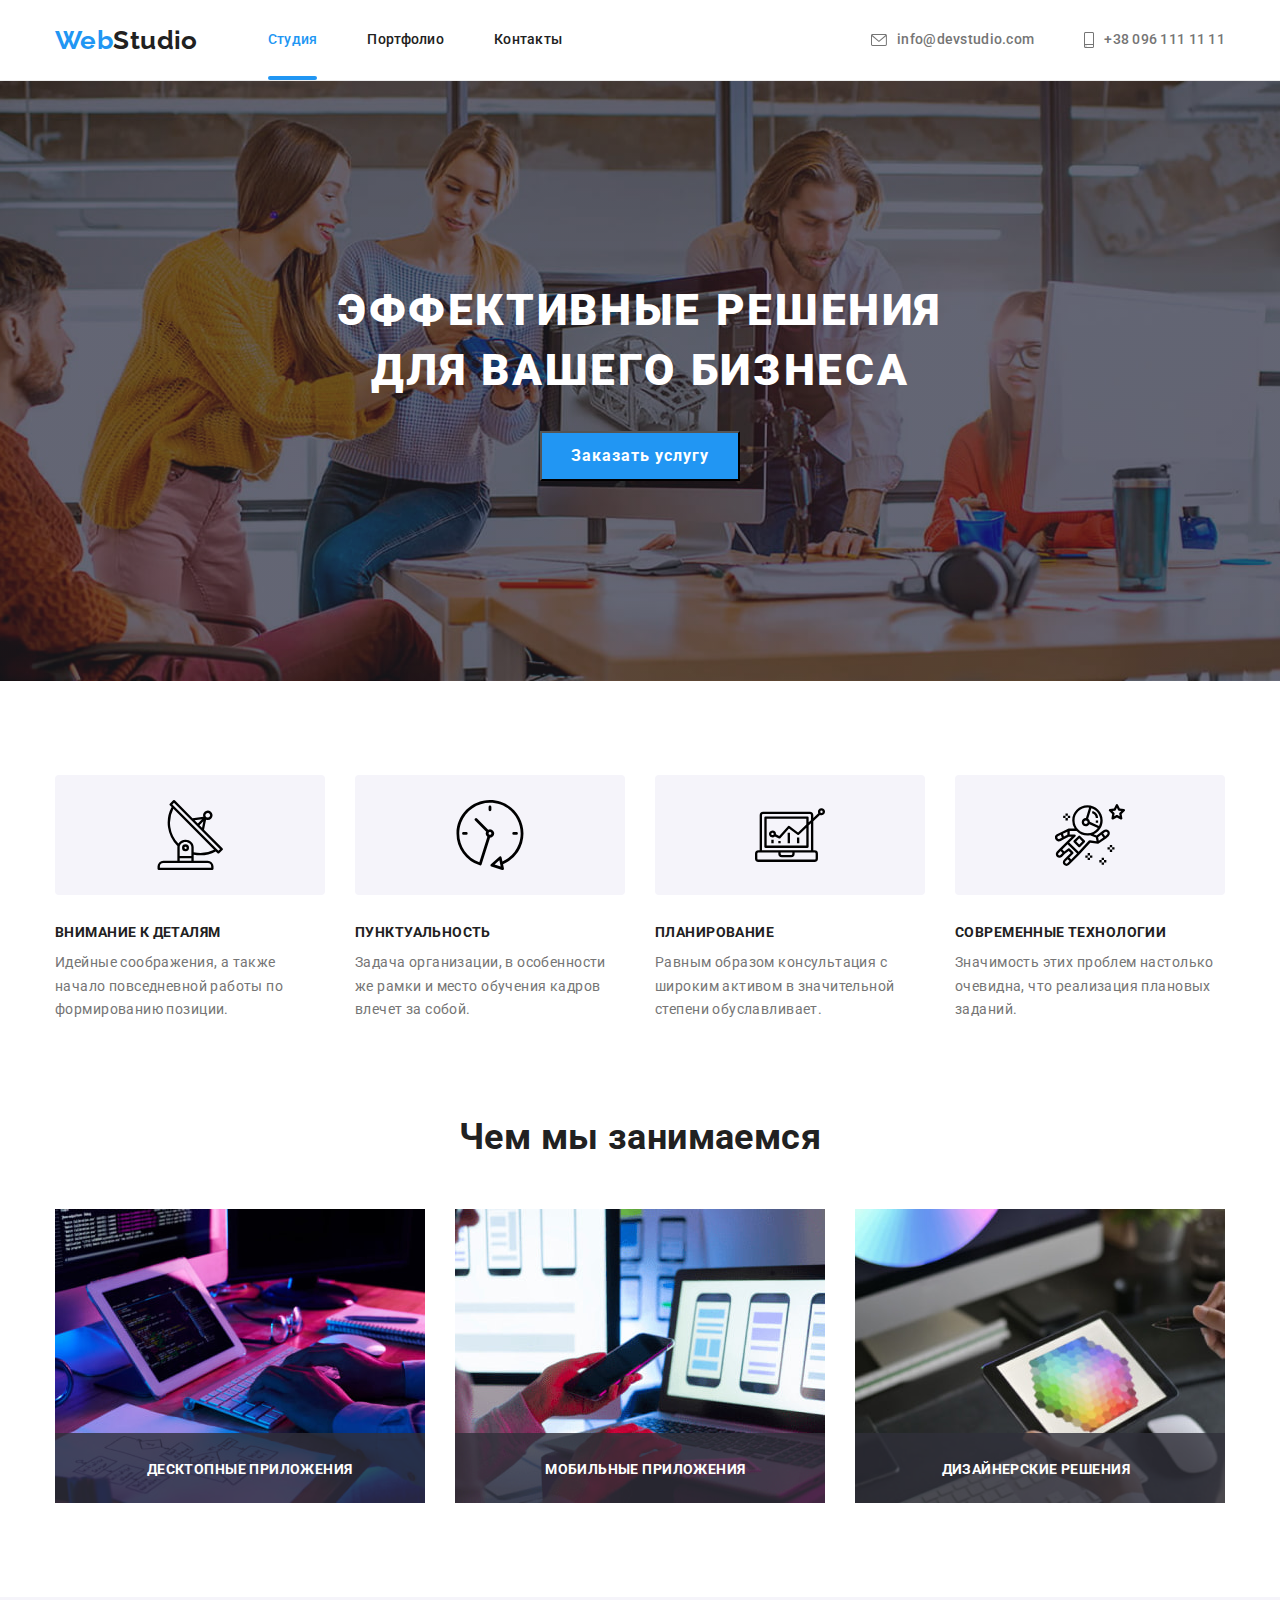
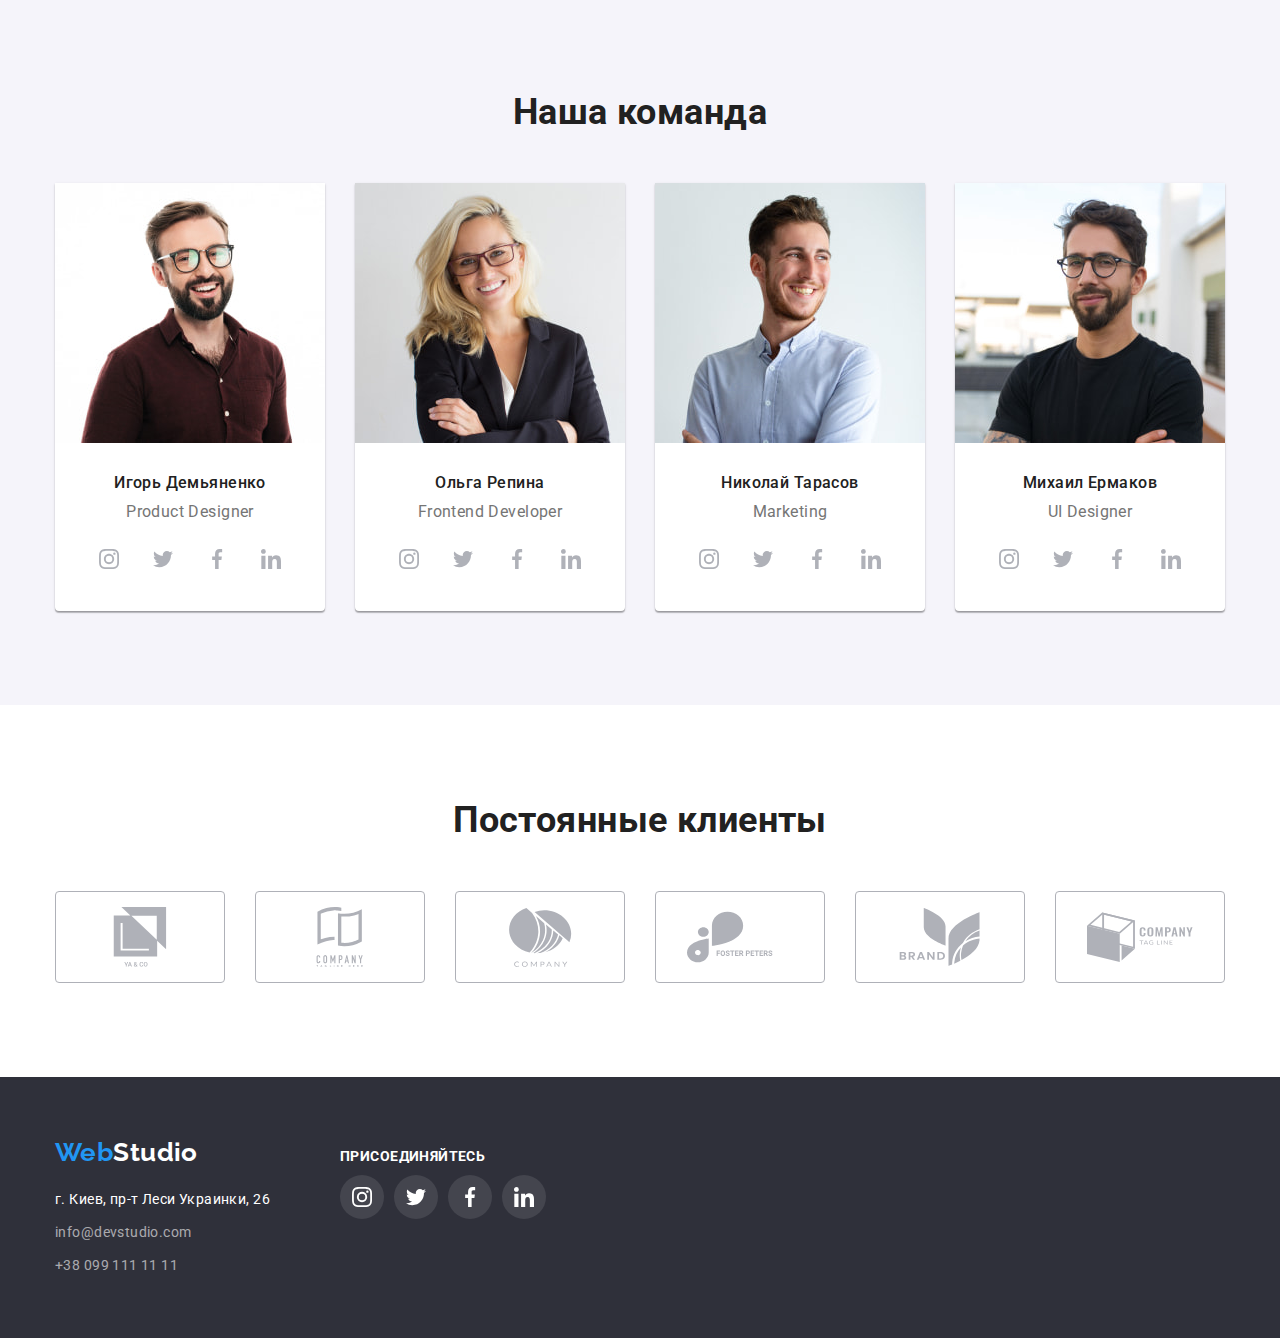
<file: index.html>
<!DOCTYPE html>
<html lang="ru">

<head>
  <meta charset="UTF-8">
  <meta http-equiv="X-UA-Compatible" content="IE=edge">
  <meta name="viewport" content="width=device-width, initial-scale=1.0">
  <title>WebStudio</title>
  <link rel="preconnect" href="https://fonts.googleapis.com">
  <link rel="preconnect" href="https://fonts.gstatic.com" crossorigin>
  <link href="https://fonts.googleapis.com/css2?family=Raleway:wght@700&family=Roboto:wght@400;500;700;900&display=swap"
    rel="stylesheet">
  <link rel="stylesheet" href="https://cdnjs.cloudflare.com/ajax/libs/modern-normalize/1.1.0/modern-normalize.min.css">
  <link rel="stylesheet" href="./css/styles.css">
</head>

<body>
  <!-- Шапака сайта -->
  <header class="header ">
    <div class="container container-nav">
      <nav class="navigation">
        <a class="logo" href="./index.html">Web<span class="logo-header">Studio</span></a>
        <ul class="list-force header-navigation">
          <li class="site-nav"><a class="link carent" href="./index.html">Студия</a></li>
          <li class="site-nav"><a class="link" href="./portfolio.html">Портфолио</a></li>
          <li class="site-nav"><a class="link" href="#Контакти">Контакты</a></li>
        </ul>
      </nav>
      <ul class="mail-nav">
        <li class="site-nav link-hover"><a class="force-contact link" href="mailto:info@devstudio.com"><svg
              class="svg-header" width="16" height="12">
              <use href="./images/sprite.svg#icon-envelope"></use>
            </svg> info@devstudio.com</a></li>
        <li class="site-nav"><a class="force-contact link" href="tel:+380961111111"><svg class="svg-header" width="10"
              height="16">
              <use href="./images/sprite.svg#icon-smartphone"></use>
            </svg> +38 096 111 11 11</a></li>
      </ul>
    </div>
  </header>
  <!-- мейн-контент -->
  <main>
    <section class="main-section section">
      <div class="container">
        <h1 class="main-title">Эффективные решения для вашего бизнеса</h1>
        <div class="conteiner-main-btn">
          <button class="main-btn" type="button" data-modal-open>Заказать услугу</button>
        </div>
        <div class="back-drop is-hidden" data-modal>
          <div class="model-wraper">
            <button class="btn-back-drop" type="button" data-modal-close>
              <svg class="svg-btn-close" width="11" height="11">
                <use href="./images/sprite.svg#icon-closed"></use>
              </svg>
            </button>
          </div>
        </div>
      </div>
    </section>
    <!-- особливості -->
    <section class="section section-specifics">
      <div class="container">
        <ul class="list list-specific">
          <li class="list-item">
            <div class="div-svg-specification"><svg class="icon-specification" width="70px" height="70px">
                <use href="./images/sprite.svg#icon-Group-4"></use>
              </svg></div>
            <h3 class="list-title">Внимание к деталям</h3>
            <p>
              Идейные соображения, а также начало повседневной работы по
              формированию позиции.
            </p>
          </li>
          <li class="list-item">
            <div class="div-svg-specification"><svg class="icon-specification" width="70px" height="70px">
                <use href="./images/sprite.svg#icon-clock"></use>
              </svg></div>

            <h3 class="list-title">Пунктуальность</h3>
            <p>
              Задача организации, в особенности же рамки и место обучения кадров
              влечет за собой.
            </p>
          </li>
          <li class="list-item">
            <div class="div-svg-specification"><svg class="icon-specification" width="70px" height="70px">
                <use href="./images/sprite.svg#icon-diagram"></use>
              </svg></div>
            <h3 class="list-title">Планирование</h3>
            <p>
              Равным образом консультация с широким активом в значительной
              степени обуславливает.
            </p>
          </li>
          <li class="list-item">
            <div class="div-svg-specification">
              <svg width="70px" height="70px">
                <use href="./images/sprite.svg#icon-astronaut"></use>
              </svg>
            </div>
            <h3 class="list-title">Современные технологии</h3>
            <p>
              Значимость этих проблем настолько очевидна, что реализация
              плановых заданий.
            </p>
          </li>
        </ul>
      </div>
    </section>
    <!-- Наші послуги -->
    <section class="section section-poslygi">
      <div class="container">
        <h2 class="poslygi-title">Чем мы занимаемся</h2>
        <ul class="list list-flex">
          <li class="list-li">
            <img class="img-link" src="./images/title/work.jpg" alt="фото-работи" width="370" />
            <p class="img-poslygi-title">Десктопные приложения</p>
          </li>
          <li class="list-li">
            <img class="img-link" src="./images/title/comp.jpg" alt="фото-разметки" width="370" />
            <p class="img-poslygi-title">Мобильные приложения</p>
          </li>
          <li class="list-li">
            <img class="img-link" src="./images/title/rscolor.jpg" alt="фото-растрових-цветов" width="370" />
            <p class="img-poslygi-title">Дизайнерские решения</p>
          </li>
        </ul>
      </div>
    </section>
    <!-- наша команда -->
    <section class="tim section section-tim">
      <div class="container">
        <h2 class="cmd-title">Наша команда</h2>
        <ul class="list list-flex">
          <li class="list-cmd">
            <img class="img-link" src="./images/title/ihor-dem.jpg" alt="фото-игорь" width="270" />
            <div class="tim-title">
              <h3 class="cmd-user">Игорь Демьяненко</h3>
              <p class="cmd-prof">Product Designer</p>
              <ul class="socials-item">
                <li class="svg-item">
                  <a class="link-svg" href="https://www.instagram.com/" target="_blank" aria-label="иконка instagram"
                    rel="noopener norefferer">
                    <svg class="socials-svg" width="20" height="20">
                      <use href="./images/sprite.svg#icon-instagram"></use>
                    </svg>
                  </a>
                </li>
                <li class="svg-item">
                  <a class="link-svg" href="https://twitter.com/" aria-label="иконка twitter" target="_blank"
                    rel="noopener norefferer">
                    <svg class="socials-svg" width="20" height="20">
                      <use href="./images/sprite.svg#icon-twitter"></use>
                    </svg>
                  </a>
                </li>
                <li class="svg-item">
                  <a class="link-svg" href="https://www.facebook.com/" aria-label="иконка facebook" target="_blank"
                    rel="noopener norefferer">
                    <svg class="socials-svg" width="20" height="20">
                      <use href="./images/sprite.svg#icon-facebook"></use>
                    </svg>
                  </a>
                </li>
                <li class="svg-item">
                  <a class="link-svg" href="https://www.linkedin.com/" aria-label="иконка linkedin" target="_blank"
                    rel="noopener norefferer">
                    <svg class="socials-svg" width="20" height="20">
                      <use href="./images/sprite.svg#icon-linkedin"></use>
                    </svg>
                  </a>
                </li>
              </ul>
            </div>
          </li>
          <li class="list-cmd">
            <img class="img-link" src="./images/title/olga-rep.jpg" alt="фото-ольга" width="270" />
            <div class="tim-title">
              <h3 class="cmd-user">Ольга Репина</h3>
              <p class="cmd-prof">Frontend Developer</p>
              <ul class="socials-item">
                <li class="svg-item">
                  <a class="link-svg" href="https://www.instagram.com/" target="_blank" aria-label="иконка instagram"
                    target="_blank" rel="noopener norefferer">
                    <svg class="socials-svg" width="20" height="20">
                      <use href="./images/sprite.svg#icon-instagram"></use>
                    </svg>
                  </a>
                </li>
                <li class="svg-item">
                  <a class="link-svg" href="https://twitter.com/" aria-label="иконка twitter" target="_blank"
                    rel="noopener norefferer">
                    <svg class="socials-svg" width="20" height="20">
                      <use href="./images/sprite.svg#icon-twitter"></use>
                    </svg>
                  </a>
                </li>
                <li class="svg-item">
                  <a class="link-svg" href="https://www.facebook.com/" aria-label="иконка facebook" target="_blank"
                    rel="noopener norefferer">
                    <svg class="socials-svg" width="20" height="20">
                      <use href="./images/sprite.svg#icon-facebook"></use>
                    </svg>
                  </a>
                </li>
                <li class="svg-item">
                  <a class="link-svg" href="https://www.linkedin.com/" aria-label="иконка linkedin" target="_blank"
                    rel="noopener norefferer">
                    <svg class="socials-svg" width="20" height="20">
                      <use href="./images/sprite.svg#icon-linkedin"></use>
                    </svg>
                  </a>
                </li>
              </ul>
            </div>
          </li>
          <li class="list-cmd">
            <img class="img-link" src="./images/title/nikola-tar.jpg" alt="фото-николай" width="270" />
            <div class="tim-title">
              <h3 class="cmd-user">Николай Тарасов</h3>
              <p class="cmd-prof">Marketing</p>
              <ul class="socials-item">
                <li class="svg-item">
                  <a class="link-svg" href="https://www.instagram.com/" target="_blank" aria-label="иконка instagram"
                    rel="noopener norefferer">
                    <svg class="socials-svg" width="20" height="20">
                      <use href="./images/sprite.svg#icon-instagram"></use>
                    </svg>
                  </a>
                </li>
                <li class="svg-item">
                  <a class="link-svg" href="https://twitter.com/" aria-label="иконка twitter" target="_blank"
                    rel="noopener norefferer">
                    <svg class="socials-svg" width="20" height="20">
                      <use href="./images/sprite.svg#icon-twitter"></use>
                    </svg>
                  </a>
                </li>
                <li class="svg-item">
                  <a class="link-svg" href="https://www.facebook.com/" aria-label="иконка facebook" target="_blank"
                    rel="noopener norefferer">
                    <svg class="socials-svg" width="20" height="20">
                      <use href="./images/sprite.svg#icon-facebook"></use>
                    </svg>
                  </a>
                </li>
                <li class="svg-item">
                  <a class="link-svg" href="https://www.linkedin.com/" aria-label="иконка linkedin" target="_blank"
                    rel="noopener norefferer">
                    <svg class="socials-svg" width="20" height="20">
                      <use href="./images/sprite.svg#icon-linkedin"></use>
                    </svg>
                  </a>
                </li>
              </ul>
            </div>
          </li>
          <li class="list-cmd">
            <img class="img-link" src="./images/title/meh-erm.jpg" alt="фото-михаил" width="270" />
            <div class="tim-title">
              <h3 class="cmd-user">Михаил Ермаков</h3>
              <p class="cmd-prof">UI Designer</p>
              <ul class="socials-item">
                <li class="svg-item">
                  <a class="link-svg" href="https://www.instagram.com/" target="_blank" aria-label="иконка instagram"
                    target="_blank" rel="noopener norefferer">
                    <svg class="socials-svg" width="20" height="20">
                      <use href="./images/sprite.svg#icon-instagram"></use>
                    </svg>
                  </a>
                </li>
                <li class="svg-item">
                  <a class="link-svg" href="https://twitter.com/" aria-label="иконка twitter" target="_blank"
                    rel="noopener norefferer">
                    <svg class="socials-svg" width="20" height="20">
                      <use href="./images/sprite.svg#icon-twitter"></use>
                    </svg>
                  </a>
                </li>
                <li class="svg-item">
                  <a class="link-svg" href="https://www.facebook.com/" aria-label="иконка facebook" target="_blank"
                    rel="noopener norefferer">
                    <svg class="socials-svg" width="20" height="20">
                      <use href="./images/sprite.svg#icon-facebook"></use>
                    </svg>
                  </a>
                </li>
                <li class="svg-item">
                  <a class="link-svg" href="https://www.linkedin.com/" aria-label="иконка linkedin" target="_blank"
                    rel="noopener norefferer">
                    <svg class="socials-svg" width="20" height="20">
                      <use href="./images/sprite.svg#icon-linkedin"></use>
                    </svg>
                  </a>
                </li>
              </ul>
            </div>
          </li>
        </ul>
      </div>
    </section>
    <!-- Постійні клієнти -->
    <section class="section klients-company">
      <div>
        <h2 class="cmd-title">Постоянные клиенты</h2>
        <ul class="list-company">
          <li class="constant-clients">
            <a class="company-svg" href="./">
              <svg class="svg-klienty" width="106" height="60">
                <use href="./images/sprite.svg#icon-compani-1"></use>
              </svg>
            </a>
          </li>
          <li class="constant-clients">
            <a class="company-svg" href="./">
              <svg class="svg-klienty" width="106" height="60">
                <use href="./images/sprite.svg#icon-compani-2"></use>
              </svg>
            </a>
          </li>
          <li class="constant-clients">
            <a class="company-svg" href="./">
              <svg class="svg-klienty" width="106" height="60">
                <use href="./images/sprite.svg#icon-compani-3"></use>
              </svg>
            </a></li>
          <li class="constant-clients">
            <a class="company-svg" href="./">
              <svg class="svg-klienty" width="106" height="60">
                <use href="./images/sprite.svg#icon-compani-4"></use>
              </svg>
            </a></li>
          <li class="constant-clients">
            <a class="company-svg" href="./">
              <svg class="svg-klienty" width="106" height="60">
                <use href="./images/sprite.svg#icon-compani-5"></use>
              </svg>
            </a></li>
          <li class="constant-clients">
            <a class="company-svg" href="./">
              <svg class="svg-klienty" width="106" height="60">
                <use href="./images/sprite.svg#icon-kompani-6"></use>
              </svg>
            </a></li>
        </ul>

      </div>
    </section>
  </main>
  <!-- футер сайту -->
  <footer class="footer container-footer" id="Контакти">
    <div class="container footer-flex">
      <div>
        <a class="logo logo-bootom" href="./index.html">Web<span class="logo-footer">Studio</span></a>
        <address class="address">г. Киев, пр-т Леси Украинки, 26</address>
        <ul>
          <li class="footer-list"><a class="footer-contact footer-list"
              href="mailto:info@devstudio.com">info@devstudio.com</a></li>
          <li class="footer-telephone"><a class="footer-contact footer-list" href="tel:+380991111111">+38
              099 111
              11 11</a></li>
        </ul>
      </div>
      <div class="svg-footer-socsety">
        <p class="list-title logo-footer"> присоединяйтесь</p>
        <ul class="footer-svg-list">
          <li class="svg-item">
            <a class="link-svg" href="https://www.instagram.com/" target="_blank" aria-label="иконка instagram"
              target="_blank" rel="noopener norefferer">
              <svg class="socials-svg svg-white" width="20" height="20">
                <use href="./images/sprite.svg#icon-instagram"></use>
              </svg>
            </a>
          </li>
          <li class="svg-item">
            <a class="link-svg" href="https://twitter.com/" aria-label="иконка twitter" target="_blank"
              rel="noopener norefferer">
              <svg class="socials-svg svg-white" width="20" height="20">
                <use href="./images/sprite.svg#icon-twitter"></use>
              </svg>
            </a>
          </li>
          <li class="svg-item">
            <a class="link-svg" href="https://www.facebook.com/" aria-label="иконка facebook" target="_blank"
              rel="noopener norefferer">
              <svg class="socials-svg svg-white" width="20" height="20">
                <use href="./images/sprite.svg#icon-facebook"></use>
              </svg>
            </a>
          </li>
          <li class="svg-item">
            <a class="link-svg" href="https://www.linkedin.com/" aria-label="иконка linkedin" target="_blank"
              rel="noopener norefferer">
              <svg class="socials-svg svg-white" width="20" height="20">
                <use href="./images/sprite.svg#icon-linkedin"></use>
              </svg>
            </a>
          </li>
        </ul>
      </div>
    </div>
  </footer>

  <script src="./js/modal.js"></script>
</body>

</html>
</file>
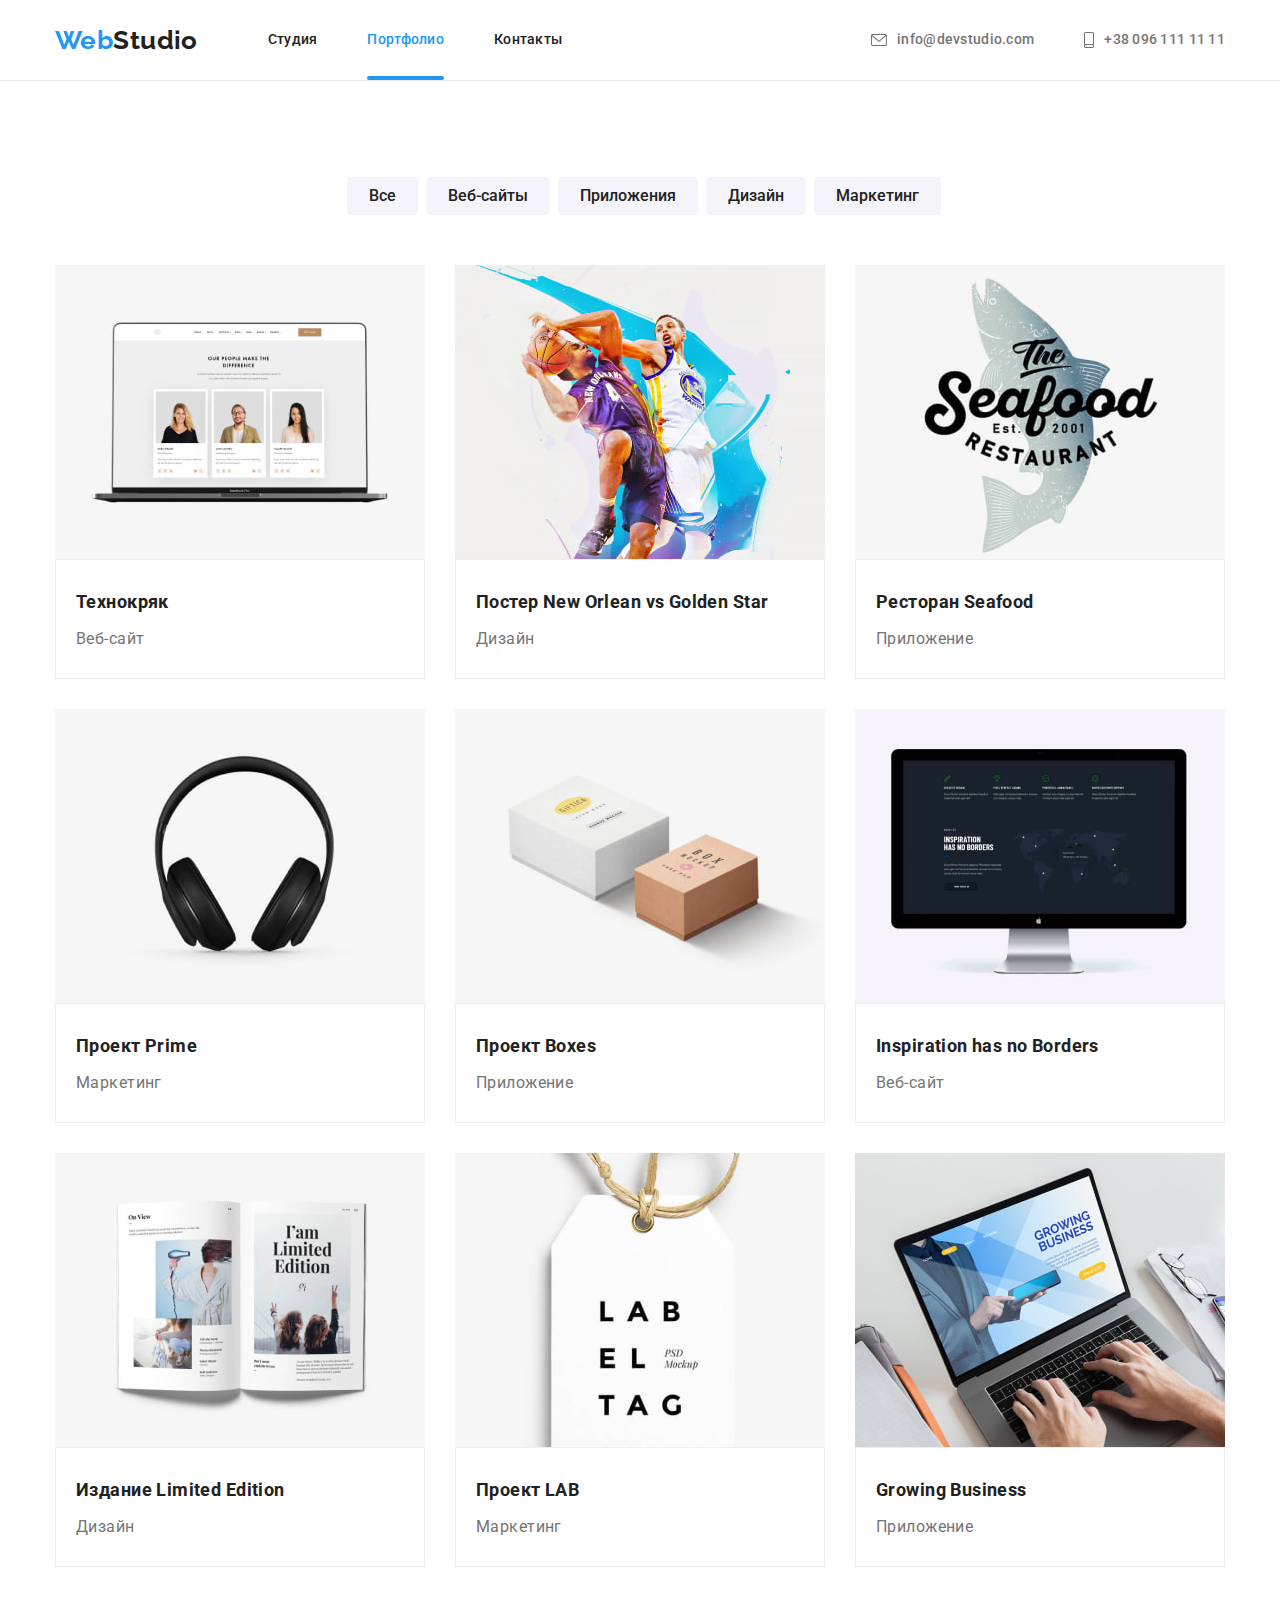
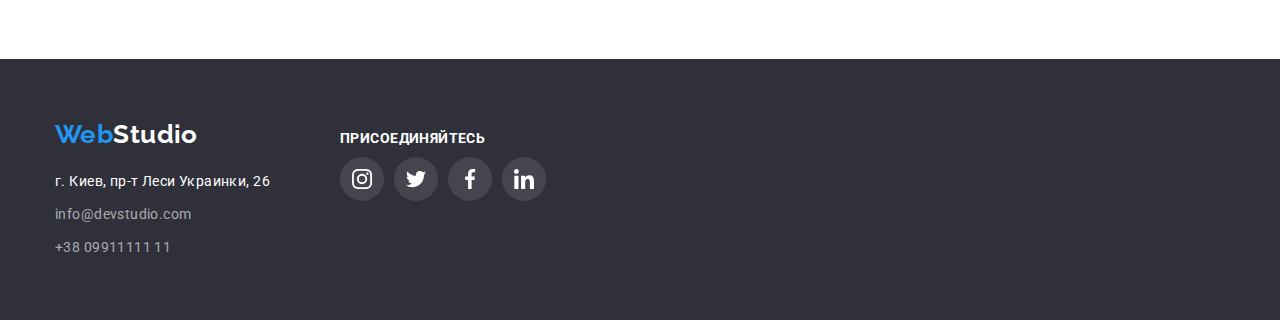
<file: portfolio.html>
<!DOCTYPE html>
<html lang="ru">

<head>
  <meta charset="UTF-8">
  <meta http-equiv="X-UA-Compatible" content="IE=edge">
  <meta name="viewport" content="width=device-width, initial-scale=1.0">
  <title>Portfolio</title>
  <link rel="preconnect" href="https://fonts.googleapis.com">
  <link rel="preconnect" href="https://fonts.gstatic.com" crossorigin>
  <link href="https://fonts.googleapis.com/css2?family=Raleway:wght@700&family=Roboto:wght@400;500;700;900&display=swap"
    rel="stylesheet">
  <link rel="stylesheet" href="https://cdnjs.cloudflare.com/ajax/libs/modern-normalize/1.1.0/modern-normalize.min.css">
  <link rel="stylesheet" href="./css/styles.css">
</head>

<body>
  <!-- Шапка -->
  <header class="header">
    <div class="container container-nav">
      <nav class="navigation">
        <a class="logo " href="./index.html">Web<span class="logo-header">Studio</span></a>
        <ul class="list-force header-navigation">
          <li class="site-nav"><a class="link" href="./index.html">Студия</a></li>
          <li class="site-nav"><a class="link carent" href="./portfolio.html">Портфолио</a></li>
          <li class="site-nav"><a class="link" href="#Контакти">Контакты</a></li>
        </ul>
      </nav>
      <ul class="mail-nav">
        <li class="site-nav"><a class="force-contact link" href="mailto:info@devstudio.com"><svg class="svg-header"
              width="16" height="12">
              <use href="./images/sprite.svg#icon-envelope"></use>
            </svg> info@devstudio.com</a></li>
        <li class="site-nav"><a class="force-contact link" href="tel:+380961111111"><svg class="svg-header" width="10"
              height="16">
              <use href="./images/sprite.svg#icon-smartphone"></use>
            </svg> +38 096 111 11 11</a></li>
      </ul>
    </div>
  </header>
  <!-- Мейн-контент -->
  <main class="main-portfolio">
    <!-- Портфолио -->
    <section class="portfolio-section section">
      <div class="container portfolio-container">
        <h1 class="porfolio-title visual-hidden">Портфолио</h1>
        <ul class="list list-itm-portfolio">
          <li class="portfolio-batn"><button class="btn-portfolio" type="button">Все</button></li>
          <li class="portfolio-batn"><button class="btn-portfolio" type="button">Веб-сайты</button> </li>
          <li class="portfolio-batn"><button class="btn-portfolio" type="button">Приложения</button></li>
          <li class="portfolio-batn"><button class="btn-portfolio" type="button">Дизайн</button></li>
          <li class="portfolio-batn"><button class="btn-portfolio" type="button">Маркетинг</button></li>
        </ul>
        <ul class="list div-portfolio-item">
          <li class="lst-portfolio-itm">
            <a class="img-link porfolio-link" href="./">
              <div class="after-description">
                <img class="img-itm" src="./images/portfolio/img-1.jpg" alt="технокряк" width="370" />
                <p class="text-overlay"> Ресурс предлагает комплексные предложения с разным уровнем функционала и
                  сервисов. Все это
                  позволит
                  посетителю получить исчерпывающие сведения о компании или частном лице.</p>
              </div>
              <div class="div-description">
                <h2 class="lst-portfolio-title">Технокряк</h2>
                <p class="lst-paragraph">Веб-сайт</p>
              </div>
            </a>
          </li>
          <li class="lst-portfolio-itm">
            <a class="img-link porfolio-link" href="./">
              <div class="after-description">
                <img class="img-itm" src="./images/portfolio/img-2.jpg" alt="постер" width="370" />
                <p class="text-overlay"> Ресурс предлагает комплексные предложения с разным уровнем функционала и
                  сервисов. Все это
                  позволит
                  посетителю получить исчерпывающие сведения о компании или частном лице.</p>
              </div>
              <div class="div-description">
                <h2 class="lst-portfolio-title">Постер New Orlean vs Golden Star</h2>
                <p class="lst-paragraph">Дизайн</p>
              </div>
            </a>
          </li>
          <li class="lst-portfolio-itm">
            <a class="img-link porfolio-link" href="./">
              <div class="after-description">
                <img class="img-itm" src="./images/portfolio/img-3.jpg" alt="ресторан" width="370" />
                <p class="text-overlay"> Ресурс предлагает комплексные предложения с разным уровнем функционала и
                  сервисов. Все это
                  позволит
                  посетителю получить исчерпывающие сведения о компании или частном лице.</p>
              </div>
              <div class="div-description">
                <h2 class="lst-portfolio-title">Ресторан Seafood</h2>
                <p class="lst-paragraph">Приложение</p>
              </div>
            </a>
          </li>
          <li class="lst-portfolio-itm">
            <a class="img-link porfolio-link" href="./">
              <div class="after-description">
                <img class="img-itm" src="./images/portfolio/img-4.jpg" alt="проект-прайм" width="370" />
                <p class="text-overlay"> Ресурс предлагает комплексные предложения с разным уровнем функционала и
                  сервисов. Все это
                  позволит
                  посетителю получить исчерпывающие сведения о компании или частном лице.</p>
              </div>
              <div class="div-description">
                <h2 class="lst-portfolio-title">Проект Prime</h2>
                <p class="lst-paragraph">Маркетинг</p>
              </div>
            </a>
          </li>
          <li class="lst-portfolio-itm">
            <a class="img-link porfolio-link" href="./">
              <div class="after-description">
                <img class="img-itm" src="./images/portfolio/img-5.jpg" alt="проект-бокс" width="370" />
                <p class="text-overlay"> Ресурс предлагает комплексные предложения с разным уровнем функционала и
                  сервисов. Все это
                  позволит
                  посетителю получить исчерпывающие сведения о компании или частном лице.</p>
              </div>
              <div class="div-description">
                <h2 class="lst-portfolio-title">Проект Boxes</h2>
                <p class="lst-paragraph">Приложение</p>
              </div>
            </a>
          </li>
          <li class="lst-portfolio-itm">
            <a class="img-link porfolio-link" href="./">
              <div class="after-description">
                <img class="img-itm" src="./images/portfolio/img-6.jpg" alt="вебсайт" width="370" />
                <p class="text-overlay"> Ресурс предлагает комплексные предложения с разным уровнем функционала и
                  сервисов. Все это
                  позволит
                  посетителю получить исчерпывающие сведения о компании или частном лице.</p>
              </div>
              <div class="div-description">
                <h2 class="lst-portfolio-title">Inspiration has no Borders</h2>
                <p class="lst-paragraph">Веб-сайт</p>
              </div>
            </a>
          </li>
          <li class="lst-portfolio-itm">
            <a class="img-link porfolio-link" href="./">
              <div class="after-description">
                <img class="img-itm" src="./images/portfolio/img-7.jpg" alt="дизайн" width="370" />
                <p class="text-overlay"> Ресурс предлагает комплексные предложения с разным уровнем функционала и
                  сервисов. Все это
                  позволит
                  посетителю получить исчерпывающие сведения о компании или частном лице.</p>
              </div>
              <div class="div-description">
                <h2 class="lst-portfolio-title">Издание Limited Edition</h2>
                <p class="lst-paragraph">Дизайн</p>
              </div>
            </a>
          </li>
          <li class="lst-portfolio-itm">
            <a class="img-link porfolio-link" href="./">
              <div class="after-description">
                <img class="img-itm" src="./images/portfolio/img-8.jpg" alt="маркетинг" width="370" />
                <p class="text-overlay"> Ресурс предлагает комплексные предложения с разным уровнем функционала и
                  сервисов. Все это
                  позволит
                  посетителю получить исчерпывающие сведения о компании или частном лице.</p>
              </div>
              <div class="div-description">
                <h2 class="lst-portfolio-title">Проект LAB</h2>
                <p class="lst-paragraph">Маркетинг</p>
              </div>
            </a>
          </li>
          <li class="lst-portfolio-itm">
            <a class="img-link porfolio-link" href="./">
              <div class="after-description">
                <img class="img-itm" src="./images/portfolio/img-9.jpg" alt="приложение" width="370" />
                <p class="text-overlay"> Ресурс предлагает комплексные предложения с разным уровнем функционала и
                  сервисов. Все это
                  позволит
                  посетителю получить исчерпывающие сведения о компании или частном лице.</p>
              </div>
              <div class="div-description">
                <h2 class="lst-portfolio-title">Growing Business</h2>
                <p class="lst-paragraph">Приложение</p>
              </div>
            </a>
          </li>
        </ul>
      </div>
    </section>
  </main>
  <footer class="footer container-footer" id="Контакти">
    <div class="container footer-flex">
      <div>
        <a class="logo logo-bootom" href="./index.html">Web<span class="logo-footer">Studio</span></a>
        <address class="address">г. Киев, пр-т Леси Украинки, 26</address>
        <ul>
          <li class="footer-list">
            <a class="footer-contact footer-list" href="mailto:info@devstudio.com">info@devstudio.com</a>
          </li>
          <li class="footer-telephone">
            <a class="footer-contact footer-list" href="tel:+380991111111">+38 09911111 11</a>
          </li>
        </ul>
      </div>
      <div class="svg-footer-socsety">
        <p class="list-title logo-footer"> присоединяйтесь</p>
        <ul class="footer-svg-list">
          <li class="svg-item">
            <a class="link-svg" href="https://www.instagram.com/" target="_blank" aria-label="иконка instagram"
              target="_blank" rel="noopener norefferer">
              <svg class="socials-svg svg-white" width="20" height="20">
                <use href="./images/sprite.svg#icon-instagram"></use>
              </svg>
            </a>
          </li>
          <li class="svg-item">
            <a class="link-svg" href="https://twitter.com/" aria-label="иконка twitter" target="_blank"
              rel="noopener norefferer">
              <svg class="socials-svg svg-white" width="20" height="20">
                <use href="./images/sprite.svg#icon-twitter"></use>
              </svg>
            </a>
          </li>
          <li class="svg-item">
            <a class="link-svg" href="https://www.facebook.com/" aria-label="иконка facebook" target="_blank"
              rel="noopener norefferer">
              <svg class="socials-svg svg-white" width="20" height="20">
                <use href="./images/sprite.svg#icon-facebook"></use>
              </svg>
            </a>
          </li>
          <li class="svg-item">
            <a class="link-svg" href="https://www.linkedin.com/" aria-label="иконка linkedin" target="_blank"
              rel="noopener norefferer">
              <svg class="socials-svg svg-white" width="20" height="20">
                <use href="./images/sprite.svg#icon-linkedin"></use>
              </svg>
            </a>
          </li>
        </ul>
      </div>
    </div>
  </footer>
  </div>

</body>

</html>
</file>
<file: css/styles.css>
:root {
  --milk-cl: #E5E5E5;
  --blue-cl: #2196F3;
  --grey-cl: #757575;
  --black-cl: #212121;
  --white-cl: #FFFFFF;
  --bgk-btn: #F5F4FA;
  --white-grey: #AFB1B8;
}

body {
  font-family: 'Roboto',
    sans-serif;
  font-style: normal;
  font-weight: 400;
  font-size: 14px;
  line-height: 1.71;
  letter-spacing: 0.03em;

  color: var(--grey-cl);
  background-color: var(--milk-cl);
}

/* Атрибути головного контейнеру сайту */
.container {
  width: 1200px;
  padding-left: 15px;
  padding-right: 15px;
  margin-left: auto;
  margin-right: auto;
}

h1,
h2,
h3,
h4,
h5,
h6,
p,
ul {
  margin: 0;
  padding: 0;
}

/* хедер */
.header {
  border-bottom: 1px solid #ececec;
  background-color: var(--white-cl);
}

.link {
  display: block;
  padding-top: 32px;
  padding-bottom: 32px;
  transition: 250ms cubic-bezier(0.4, 0, 0.2, 1);
}


.list-force .carent {
  color: var(--blue-cl);
}

.header-navigation {
  display: flex;
}

.header-navigation .site-nav+.site-nav {
  margin-left: 50px;
}

.mail-nav .site-nav+.site-nav {
  margin-left: 50px;
}

.mail-nav {
  margin-left: auto;
}

.container-nav,
.navigation {
  align-items: center;
  display: flex;
}

.mail-nav {
  display: flex;
}

.svg-header {
  justify-content: center;
  margin-right: 10px;
  fill: currentColor;
}

.site-nav {
  position: relative;
}

.carent::after {
  position: absolute;
  display: block;
  content: "";
  width: 100%;
  height: 4px;
  background: var(--blue-cl);
  border-radius: 2px;
  bottom: 0;
  left: 0;
}

/* Логотип компанії */
.logo {
  font-family: 'Raleway';
  font-style: normal;
  font-weight: 700;
  font-size: 26px;
  line-height: 1.19;

  color: var(--blue-cl);
}

.logo {
  text-decoration: none;
}

.logo-header {
  color: var(--black-cl);
  margin-right: 70px;
}

.logo-footer {
  color: var(--white-cl);
}

/* Силки конатків навігації */

.list-force a {
  font-style: normal;
  font-weight: 500;
  font-size: 14px;
  line-height: 1.14;
  letter-spacing: 0.02em;

  color: var(--black-cl);
}

ul {
  list-style: none;
}

.list-force .link:hover,
.list-force .link:focus {
  color: var(--blue-cl);
  transform: scale(1.1);
  transition: 250ms cubic-bezier(0.4, 0, 0.2, 1);

}

.list-force a {
  text-decoration: none;
}

/* Контакти */
.force-contact {
  font-weight: 500;
  font-size: 14px;
  line-height: 1.14;
  letter-spacing: 0.02em;
  color: var(--grey-cl);
  transition: 250ms cubic-bezier(0.4, 0, 0.2, 1);
}

.force-contact {
  display: flex;
  align-items: center;
  text-decoration: none;
}

.force-contact:hover,
.force-contact:focus {
  color: #2196F3;
  transform: scale(1.1);
  transition: 250ms cubic-bezier(0.4, 0, 0.2, 1);
}

/* мейн-контент */

.main-section {
  padding-top: 200px;
  padding-bottom: 200px;
  background-color: #2F303A;
  background-image: linear-gradient(to left, rgba(47, 48, 58, 0.4), rgba(47, 48, 58, 0.4)), url(../images/title/herov.jpg);
  background-repeat: no-repeat;
  background-size: cover;
  background-position: center;
}

.main-title {
  width: 696px;
  padding-bottom: 30px;
  margin-right: auto;
  margin-left: auto;
  font-weight: 900;
  font-size: 44px;
  line-height: 1.36;
  text-align: center;
  letter-spacing: 0.06em;
  text-transform: uppercase;
  color: var(--white-cl);
}

/* конопка мейна */

.conteiner-main-btn {
  display: flex;
  justify-content: space-around;
}

.back-drop {
  position: fixed;
  top: 0;
  left: 0;
  width: 100%;
  height: 100%;
  background-color: rgba(0, 0, 0, 0.2);
  z-index: 10;
  transform: scale(1.2);
  transition: 250ms cubic-bezier(0.4, 0, 0.2, 1);
}

.back-drop.is-hidden {
  opacity: 0;
  pointer-events: none;
  visibility: hidden;
  transform: scale(0.9);
  transition: 250ms cubic-bezier(0.4, 0, 0.2, 1);
}

.model-wraper {
  position: absolute;
  top: 50%;
  left: 50%;
  transform: translate(-50%, -50%) scale(1.1);
  width: 528px;
  height: 581px;
  background-color: var(--white-cl);
  transition: 250ms cubic-bezier(0.4, 0, 0.2, 1);
}

.main-btn {
  width: 200px;
  height: 50px;

  font-weight: 700;
  font-size: 16px;
  line-height: 1.88;
  text-align: center;
  letter-spacing: 0.06em;
  color: var(--white-cl);
  background-color: var(--blue-cl);
  transition: 250ms cubic-bezier(0.4, 0, 0.2, 1);

}

.main-btn:hover,
.main-btn:focus,
.main-btn:active {
  background-color: #188CE8;
  transform: scale(0.9);
  transition: 250ms cubic-bezier(0.4, 0, 0.2, 1);
}

.main-btn,
.btn-portfolio {
  cursor: pointer;
}

/* секція особливості */
.list-title {
  margin-bottom: 10px;

  font-weight: 700;
  font-size: 14px;
  line-height: 1.14;
  text-transform: uppercase;

  color: var(--black-cl);
}


.list-specific {
  display: flex;
}

.section-specifics {
  padding-top: 94px;
  padding-bottom: 94px;
  background-color: var(--white-cl);
}

.div-svg-specification {
  display: flex;
  align-items: center;
  justify-content: center;
  margin-bottom: 30px;
  width: 270px;
  height: 120px;
  border-radius: 4px;
  background-color: #F5F4FA;
}

.btn-back-drop {
  display: flex;
  justify-content: center;
  align-items: center;
  position: absolute;
  right: 8px;
  top: 8px;
  background: #FFFFFF;
  border-radius: 50%;
  border: 1px solid rgba(0, 0, 0, 0.1);
  width: 30px;
  height: 30px;
  cursor: pointer;


}

.list-item {
  display: block;
  width: 270px;

}

.list-specific .list-item+.list-item {
  margin-left: 30px;
}

/* Наші послуги */

.section-poslygi {
  padding-bottom: 94px;
  background-color: var(--white-cl);
  position: relative;
}

.poslygi-title {
  margin-bottom: 50px;
  font-weight: 700;
  font-size: 36px;
  line-height: 1.17;
  text-align: center;

  color: var(--black-cl);
}

/* наша команда */

.section-tim {
  padding-top: 94px;
  padding-bottom: 94px;
}

.cmd-title {
  margin-bottom: 50px;

  font-weight: 700;
  font-size: 36px;
  line-height: 42px;
  line-height: 1.17;
  text-align: center;

  color: var(--black-cl);
}

.socials-item {
  display: flex;
  justify-content: center;
  align-items: center;
}

.socials-svg {
  fill: var(--white-grey);
  transition: 250ms cubic-bezier(0.4, 0, 0.2, 1);
}

.link-svg {
  display: flex;
  align-items: center;
  justify-content: center;
  width: 44px;
  height: 44px;
  border-radius: 50%;
  background-color: rgba(255, 255, 255, 0.1);
  transition: 250ms cubic-bezier(0.4, 0, 0.2, 1);
}

.link-svg:hover {
  background-color: var(--blue-cl);
  transform: scale(1.4);
  transition: 250ms cubic-bezier(0.4, 0, 0.2, 1);
}

.link-svg:hover .socials-svg,
.link-svg:focus .socials-svg {
  fill: var(--white-cl);
  transition: 250ms cubic-bezier(0.4, 0, 0.2, 1);
}

.link-svg:focus {
  background-color: var(--blue-cl);
  transition: 250ms cubic-bezier(0.4, 0, 0.2, 1);
}

.link-svg:focus .socials-svg {
  fill: var(--white-cl);
  transition: 250ms cubic-bezier(0.4, 0, 0.2, 1);
}

.svg-item {
  margin-left: 10px;
}

.svg-white {
  fill: var(--white-cl);
}

.svg-item:first-child {
  margin-left: 0px;
}


.lin .link-inst:hover {
  background-color: var(--blue-cl);
}

.tim {
  background-color: #F5F4FA;
}

.list-cmd {
  box-shadow: 0px 1px 3px rgba(0, 0, 0, 0.12),
    0px 1px 1px rgba(0, 0, 0, 0.14),
    0px 2px 1px rgba(0, 0, 0, 0.2);
  border-radius: 0px 0px 4px 4px;
  background-color: var(--white-cl);
}

.list .list-cmd+.list-cmd {
  margin-left: 30px;
}

.cmd-user {
  font-weight: 500;
  font-size: 16px;
  line-height: 1.19;
  text-align: center;

  color: var(--black-cl);
}

.cmd-prof {
  margin-top: 10px;
  margin-bottom: 16px;
  font-size: 16px;
  line-height: 1.19;
  text-align: center;
}

.tim-title {
  padding-top: 30px;
  padding-bottom: 30px;
}

/* футер */
.address {
  text-decoration: none;
  font-style: normal;

  color: var(--white-cl);
}

/* сторінка портфоліо */

.portfolio-section {
  padding-top: 96px;
  padding-bottom: 92px;
}

.visual-hidden {
  transform: scale(0);
  position: fixed;
}

.main-portfolio {
  background-color: var(--white-cl);
}

.btn-portfolio {
  padding: 6px 22px;
  Font-family: inherit;
  font-weight: 500;
  font-size: 16px;
  line-height: 1.62;
  text-align: center;

  color: var(--black-cl);
  background: #F5F4FA;
  border-radius: 4px;
  border: none;
  transition: 250ms cubic-bezier(0.4, 0, 0.2, 1);
}

.portfolio-container {
  display: block;
}

.list-itm-portfolio {
  display: flex;
  margin-bottom: 50px;
  justify-content: center;
}

.portfolio-batn {
  margin-left: 8px;
}

.btn-portfolio:hover,
.btn-portfolio:focus {
  color: var(--white-cl);
  background-color: var(--blue-cl);
  box-shadow: 0px 3px 1px rgba(0, 0, 0, 0.1),
    0px 1px 2px rgba(0, 0, 0, 0.08),
    0px 2px 2px rgba(0, 0, 0, 0.12);
  border-radius: 4px;
  transform: scale(1.1);
  transition: 250ms cubic-bezier(0.4, 0, 0.2, 1);
}

.list a {
  text-decoration: none;
}

.list-flex {
  display: flex;
}

.list-flex .list-li+.list-li {
  margin-left: 30px;
}

.lst-portfolio-title {
  margin-bottom: 4px;
  font-weight: 700;
  font-size: 18px;
  line-height: 2.00;

  color: var(--black-cl);
}

.lst-portfolio {
  background-color: var(--white-cl);
}

.div-portfolio-item {
  display: flex;
  flex-wrap: wrap;
}

.lst-portfolio-itm {
  margin-right: 30px;
  margin-bottom: 30px;
}


.lst-portfolio-itm:nth-child(3n) {
  margin-right: 0;
}

.lst-portfolio-itm:nth-last-child(-n+3) {
  margin-bottom: 0;
}

.div-description {
  padding: 24px 20px;
  border: 1px solid #EEEEEE;
}

.lst-paragraph {
  font-size: 16px;
  line-height: 1.88;
  color: var(--grey-cl);
}

.after-description {
  position: relative;
  overflow: hidden;
}

.after-description::before {
  display: block;
  content: "";
  position: absolute;
  width: 100%;
  height: 100%;
  background-color: rgba(33, 150, 243, 0.9);
  transform: translatey(100%);
  transition: 250ms cubic-bezier(0.4, 0, 0.2, 1);
  cursor: pointer;
  opacity: 0;
}

.text-overlay {
  position: absolute;
  top: 20%;
  left: 10%;
  transform: translate(-20%, -10%);

  font-size: 18px;
  line-height: 1.56;
  color: #FFFFFF;
  transform: translatey(100%);
  transition: 250ms cubic-bezier(0.4, 0, 0.2, 1);
  opacity: 0;

}

.visual-hidden {
  scale: (0);
  position: fixed;
}

.lst-portfolio-itm:hover .after-description::before,
.lst-portfolio-itm:hover .text-overlay,
.porfolio-link:focus .text-overlay,
.porfolio-link:focus .after-description::before {
  transform: translate(0);
  opacity: 1;
  transform: scale(1.1);
  transition: 250ms cubic-bezier(0.4, 0, 0.2, 1);
}

/* Наші клієнти */

.klients-company {
  padding-top: 94px;
  padding-bottom: 94px;
  background-color: var(--white-cl);
}

.list-company {
  display: flex;
  align-items: center;
  justify-content: center;
}

.company-svg {
  display: flex;
  align-items: center;
  justify-content: center;
  width: 170px;
  height: 92px;
  border: 1px solid #AFB1B8;
  border-radius: 4px;
  transition: 250ms cubic-bezier(0.4, 0, 0.2, 1);
}

.svg-klienty {
  fill: var(--white-grey);

}

.company-svg:hover,
.company-svg:focus {
  border-color: var(--blue-cl);
  transform: scale(0.9);
  transition: 250ms cubic-bezier(0.4, 0, 0.2, 1);

}

.constant-clients {
  margin-right: 30px;
}

.constant-clients:last-child {
  margin-right: 0;
}

.company-svg:hover .svg-klienty,
.company-svg:focus .svg-klienty {
  fill: var(--blue-cl);
  transition: 250ms cubic-bezier(0.4, 0, 0.2, 1);
  transform: scale(0.9);
}


/* футер */

.footer {
  background-color: #2F303A;
}

.logo-footer {
  color: var(--white-cl);
}

.logo-bootom {
  display: block;

  margin-bottom: 20px;
}

.footer-contact {
  text-decoration: none;
  color: rgba(255, 255, 255, 0.6);
  transition: 250ms cubic-bezier(0.4, 0, 0.2, 1);
  padding: 4px 0;
}

.footer-list {
  margin-top: 9px;
  margin-bottom: 9px;
  transition: 250ms cubic-bezier(0.4, 0, 0.2, 1);
}

.container-footer {
  padding-top: 60px;
  padding-bottom: 60px;
}

.img-link,
.img-itm {
  display: block;
  max-width: 100%;
}


.list-li {
  position: relative;
}


.list-li::before {
  position: absolute;
  display: block;
  content: "";
  width: 100%;
  height: 70px;
  background: rgba(47, 48, 58, 0.8);
  bottom: 0;
  left: 0;

}

.img-poslygi-title {
  position: absolute;
  font-weight: 700;
  line-height: 1.14;
  text-align: center;
  text-transform: uppercase;

  color: var(--white-cl);
  bottom: 30px;
  left: 30px;
  transform: translate(30%, 30%);
}

.porfolio-link:hover,
.porfolio-link:focus {
  box-shadow: 0px 1px 1px rgba(0, 0, 0, 0.12),
    0px 4px 4px rgba(0, 0, 0, 0.06),
    1px 4px 6px rgba(0, 0, 0, 0.16);
  transition: 250ms cubic-bezier(0.4, 0, 0.2, 1);
  transform: scale(0.9);
}

.porfolio-link {
  transition: 250ms cubic-bezier(0.4, 0, 0.2, 1);

}

.footer-soce-svg {
  margin-left: 156px;
  margin-top: 72px;
}

.footer-logo-adress {

  margin-right: 70px;
}

.footer-svg-list {
  display: flex;
}

.footer-flex {
  display: flex;
  align-items: baseline;
}

.svg-footer-socsety {
  margin-left: 70px;
}

.footer-list:hover,
.footer-list:focus,
.footer-telephone:hover,
.footer-telephone:focus {
  color: #2196F3;
  transition: 250ms cubic-bezier(0.4, 0, 0.2, 1);
  transform: scale(1.2);
}

.footer-telephone {
  transition: 250ms cubic-bezier(0.4, 0, 0.2, 1);
}
</file>
